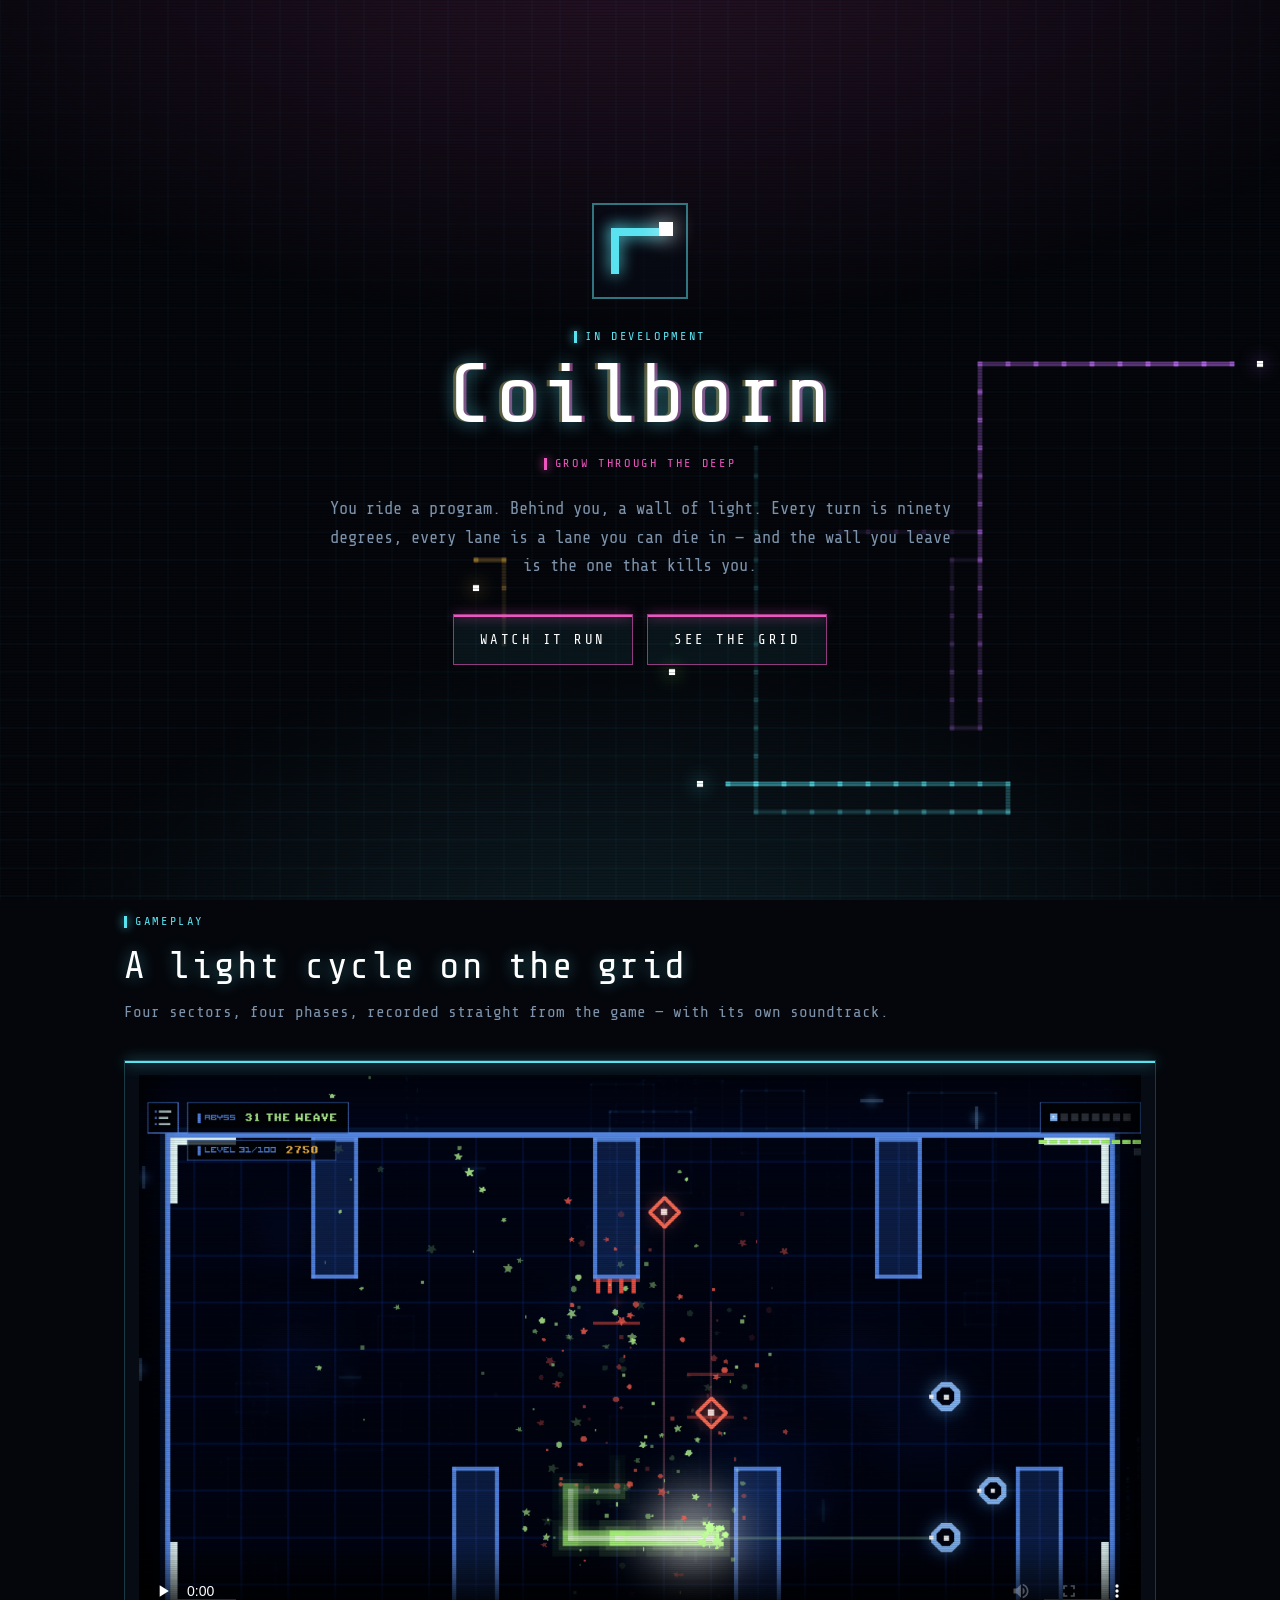
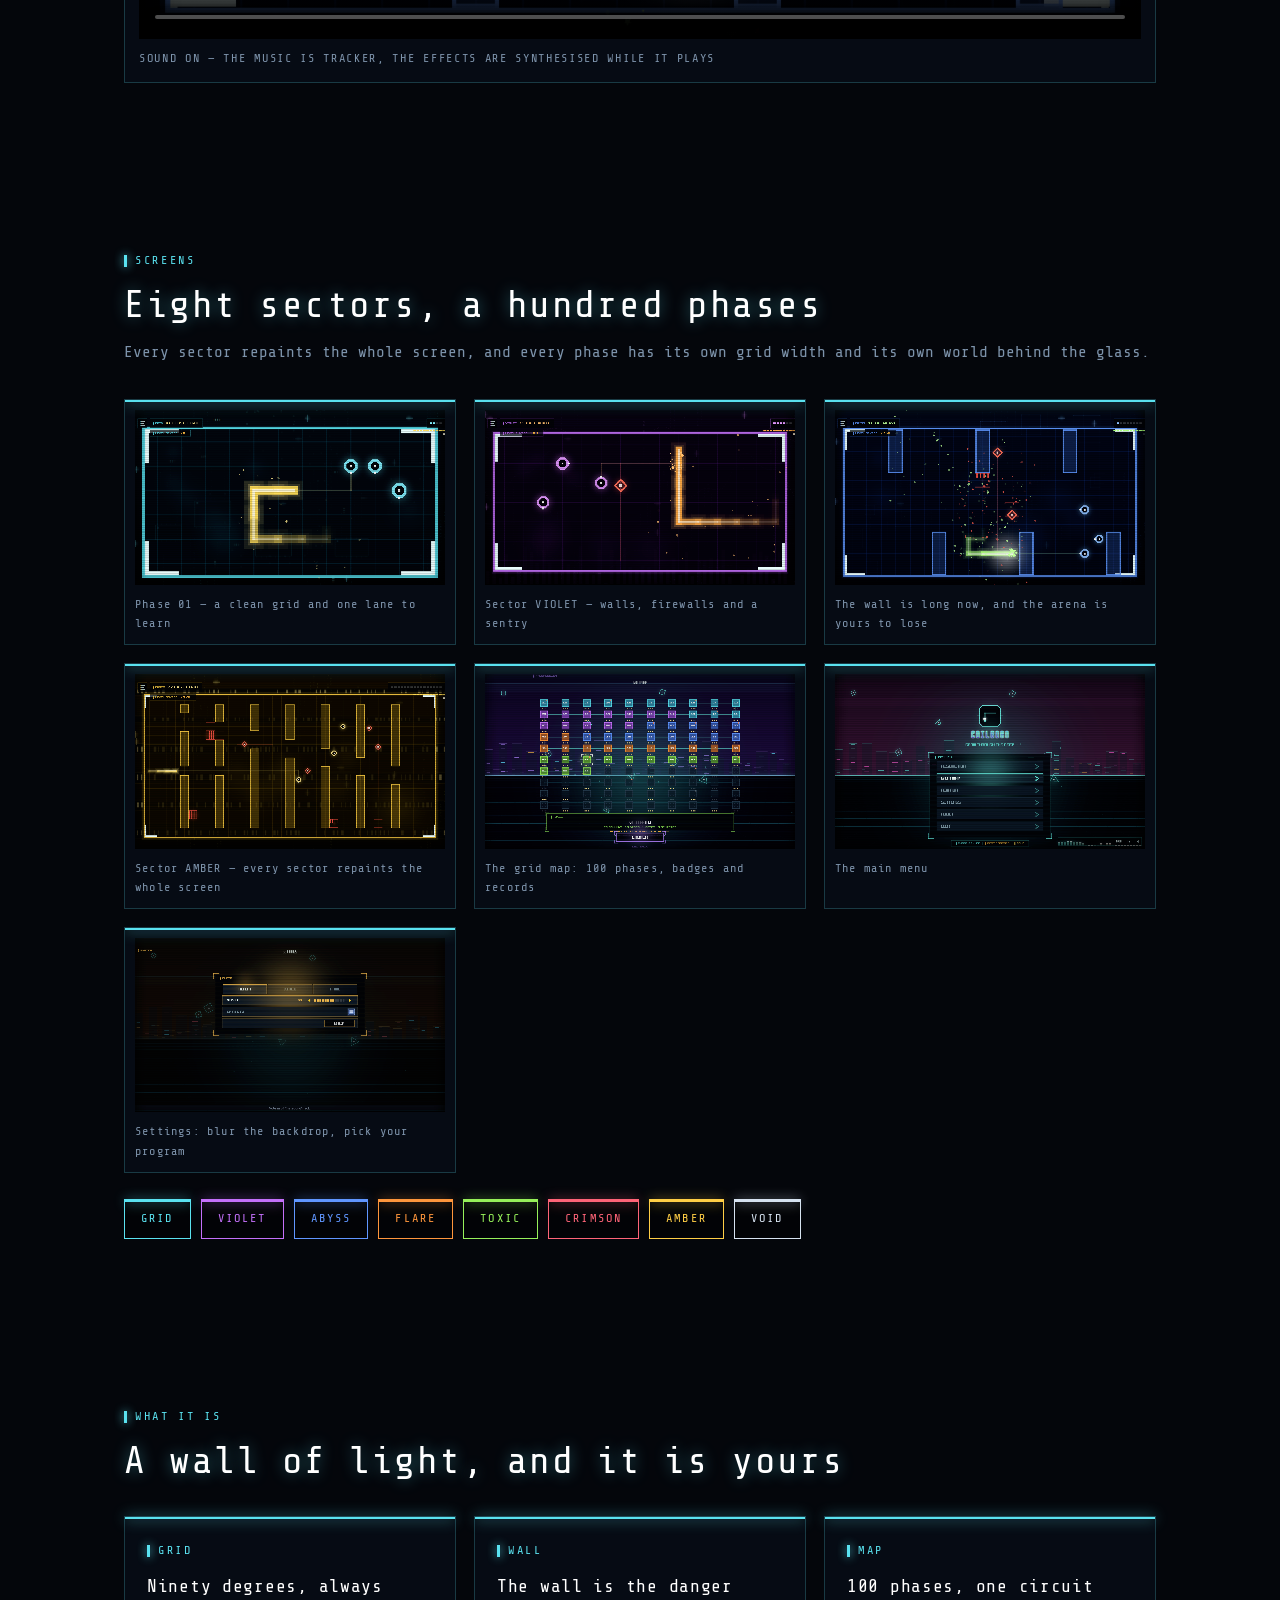
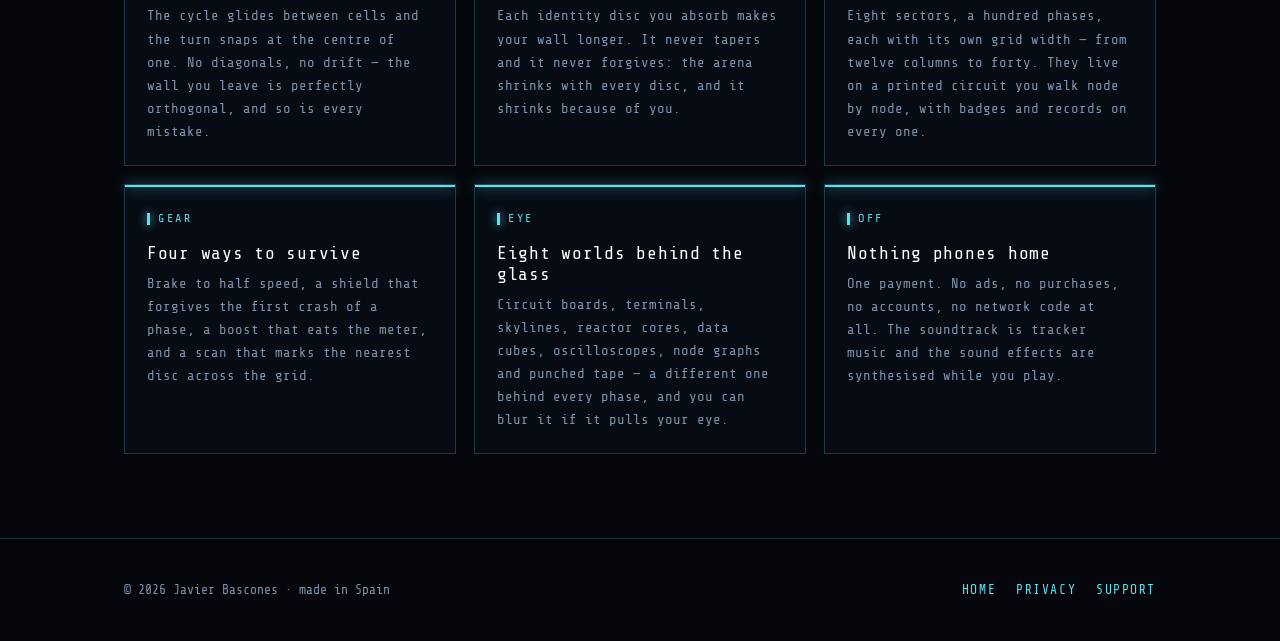
<file: index.html>
<!doctype html>
<html lang="en"><head>
<meta charset="utf-8">
<meta name="viewport" content="width=device-width, initial-scale=1">
<title>Coilborn — GROW THROUGH THE DEEP</title>
<meta name="description" content="Coilborn: a light cycle on the grid. 100 phases across eight sectors, 90-degree turns and a wall of light behind you. One payment, no ads, no network.">
<meta name="theme-color" content="#04060b">
<meta property="og:title" content="Coilborn — GROW THROUGH THE DEEP"><meta property="og:description" content="Coilborn: a light cycle on the grid. 100 phases across eight sectors, 90-degree turns and a wall of light behind you. One payment, no ads, no network.">
<meta property="og:image" content="img/shot-2.png"><meta property="og:type" content="website">
<meta name="twitter:card" content="summary_large_image">
<link rel="icon" href="img/icon.png">
<link rel="preconnect" href="https://fonts.googleapis.com">
<link rel="preconnect" href="https://fonts.gstatic.com" crossorigin>
<link rel="stylesheet" href="https://fonts.googleapis.com/css2?family=Share+Tech+Mono&display=swap">
<link rel="stylesheet" href="style.css">
</head><body>
<canvas id="bg"></canvas><div class="veil"></div>

<main>
<header class="hero">
  <div class="mark"><i class="box"></i><i class="a"></i><i class="b"></i><i class="h"></i></div>
  <span class="tag">In development</span>
  <h1>Coilborn</h1>
  <p class="tag" style="color:var(--mg);margin-top:10px">GROW THROUGH THE DEEP</p>
  <p class="lede">You ride a program. Behind you, a wall of light. Every turn is ninety degrees, every lane is a lane you can die in — and the wall you leave is the one that kills you.</p>
  <div class="cta"><a class="btn ghost" href="#video">Watch it run</a><a class="btn ghost" href="#shots">See the grid</a></div>
</header>

<section id="video"><div class="wrap">
  <div class="head"><span class="tag">Gameplay</span><h2>A light cycle on the grid</h2>
    <p>Four sectors, four phases, recorded straight from the game — with its own soundtrack.</p></div>
  <div class="panel video">
    <video controls preload="none" poster="img/shot-2.png" playsinline>
      <source src="media/gameplay.mp4" type="video/mp4">
    </video>
    <p class="hint">Sound on — the music is tracker, the effects are synthesised while it plays</p>
  </div>
</div></section>

<section id="shots"><div class="wrap">
  <div class="head"><span class="tag">Screens</span><h2>Eight sectors, a hundred phases</h2>
    <p>Every sector repaints the whole screen, and every phase has its own grid width and its own world behind the glass.</p></div>
  <div class="shots">
      <figure class="panel shot"><img src="img/shot-0.png" alt="Phase 01 — a clean grid and one lane to learn" loading="lazy"><span>Phase 01 — a clean grid and one lane to learn</span></figure>
      <figure class="panel shot"><img src="img/shot-1.png" alt="Sector VIOLET — walls, firewalls and a sentry" loading="lazy"><span>Sector VIOLET — walls, firewalls and a sentry</span></figure>
      <figure class="panel shot"><img src="img/shot-2.png" alt="The wall is long now, and the arena is yours to lose" loading="lazy"><span>The wall is long now, and the arena is yours to lose</span></figure>
      <figure class="panel shot"><img src="img/shot-3.png" alt="Sector AMBER — every sector repaints the whole screen" loading="lazy"><span>Sector AMBER — every sector repaints the whole screen</span></figure>
      <figure class="panel shot"><img src="img/shot-4.png" alt="The grid map: 100 phases, badges and records" loading="lazy"><span>The grid map: 100 phases, badges and records</span></figure>
      <figure class="panel shot"><img src="img/shot-5.png" alt="The main menu" loading="lazy"><span>The main menu</span></figure>
      <figure class="panel shot"><img src="img/shot-6.png" alt="Settings: blur the backdrop, pick your program" loading="lazy"><span>Settings: blur the backdrop, pick your program</span></figure>
  </div>
  <div class="sectors" style="margin-top:26px">
      <span class="sector" style="color:#5ae2f0">GRID</span>
      <span class="sector" style="color:#c470fa">VIOLET</span>
      <span class="sector" style="color:#6096ff">ABYSS</span>
      <span class="sector" style="color:#ff963c">FLARE</span>
      <span class="sector" style="color:#96f05a">TOXIC</span>
      <span class="sector" style="color:#ff6478">CRIMSON</span>
      <span class="sector" style="color:#ffce46">AMBER</span>
      <span class="sector" style="color:#d6e2f0">VOID</span>
  </div>
</div></section>

<section><div class="wrap">
  <div class="head"><span class="tag">What it is</span><h2>A wall of light, and it is yours</h2></div>
  <div class="grid">
      <article class="panel card"><span class="tag">GRID</span><h3>Ninety degrees, always</h3><p>The cycle glides between cells and the turn snaps at the centre of one. No diagonals, no drift — the wall you leave is perfectly orthogonal, and so is every mistake.</p></article>
      <article class="panel card"><span class="tag">WALL</span><h3>The wall is the danger</h3><p>Each identity disc you absorb makes your wall longer. It never tapers and it never forgives: the arena shrinks with every disc, and it shrinks because of you.</p></article>
      <article class="panel card"><span class="tag">MAP</span><h3>100 phases, one circuit</h3><p>Eight sectors, a hundred phases, each with its own grid width — from twelve columns to forty. They live on a printed circuit you walk node by node, with badges and records on every one.</p></article>
      <article class="panel card"><span class="tag">GEAR</span><h3>Four ways to survive</h3><p>Brake to half speed, a shield that forgives the first crash of a phase, a boost that eats the meter, and a scan that marks the nearest disc across the grid.</p></article>
      <article class="panel card"><span class="tag">EYE</span><h3>Eight worlds behind the glass</h3><p>Circuit boards, terminals, skylines, reactor cores, data cubes, oscilloscopes, node graphs and punched tape — a different one behind every phase, and you can blur it if it pulls your eye.</p></article>
      <article class="panel card"><span class="tag">OFF</span><h3>Nothing phones home</h3><p>One payment. No ads, no purchases, no accounts, no network code at all. The soundtrack is tracker music and the sound effects are synthesised while you play.</p></article>
  </div>
</div></section>
</main>
<footer><div class="wrap">
  <p>&copy; 2026 Javier Bascones &middot; made in Spain</p>
  <nav class="links"><a href="index.html">Home</a><a href="privacy.html">Privacy</a><a href="support.html">Support</a></nav>
</div></footer>
<script src="bg.js"></script>
</body></html>
</file>
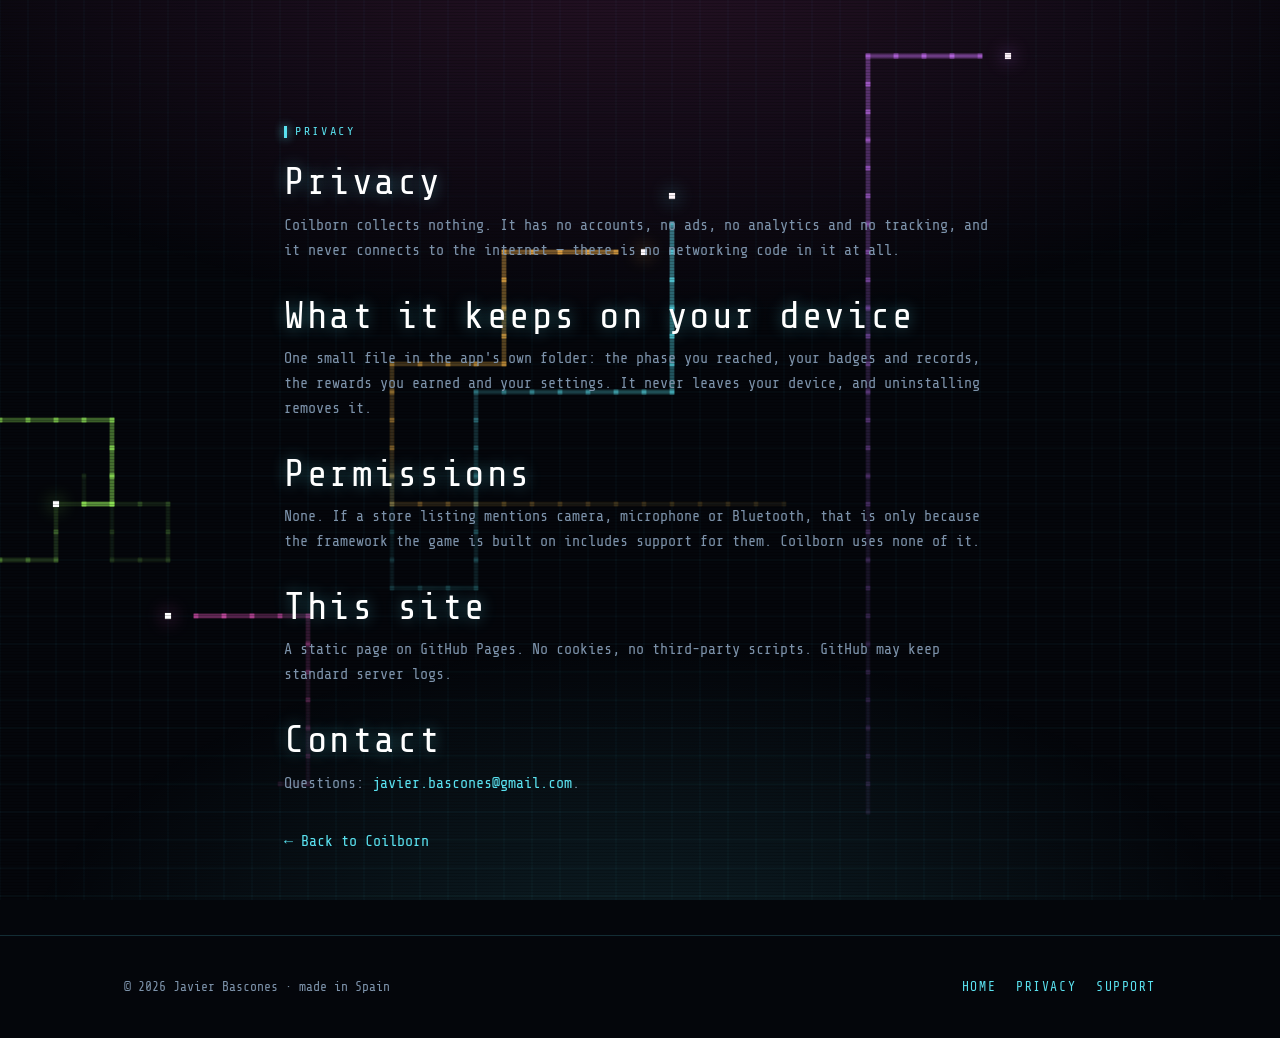
<file: privacy.html>
<!doctype html>
<html lang="en"><head>
<meta charset="utf-8">
<meta name="viewport" content="width=device-width, initial-scale=1">
<title>Privacy — Coilborn</title>
<meta name="description" content="Coilborn: a light cycle on the grid. 100 phases across eight sectors, 90-degree turns and a wall of light behind you. One payment, no ads, no network.">
<meta name="theme-color" content="#04060b">
<meta property="og:title" content="Privacy — Coilborn"><meta property="og:description" content="Coilborn: a light cycle on the grid. 100 phases across eight sectors, 90-degree turns and a wall of light behind you. One payment, no ads, no network.">
<meta property="og:image" content="img/shot-2.png"><meta property="og:type" content="website">
<meta name="twitter:card" content="summary_large_image">
<link rel="icon" href="img/icon.png">
<link rel="preconnect" href="https://fonts.googleapis.com">
<link rel="preconnect" href="https://fonts.gstatic.com" crossorigin>
<link rel="stylesheet" href="https://fonts.googleapis.com/css2?family=Share+Tech+Mono&display=swap">
<link rel="stylesheet" href="style.css">
</head><body>
<canvas id="bg"></canvas><div class="veil"></div>
<main class="doc"><span class="tag">Privacy</span><h2 style="margin-top:14px">Privacy</h2>
<p>Coilborn collects nothing. It has no accounts, no ads, no analytics and no tracking, and it never connects to the internet — there is no networking code in it at all.</p>
<h2>What it keeps on your device</h2>
<p>One small file in the app's own folder: the phase you reached, your badges and records, the rewards you earned and your settings. It never leaves your device, and uninstalling removes it.</p>
<h2>Permissions</h2>
<p>None. If a store listing mentions camera, microphone or Bluetooth, that is only because the framework the game is built on includes support for them. Coilborn uses none of it.</p>
<h2>This site</h2>
<p>A static page on GitHub Pages. No cookies, no third-party scripts. GitHub may keep standard server logs.</p>
<h2>Contact</h2>
<p>Questions: <a href="mailto:javier.bascones@gmail.com">javier.bascones@gmail.com</a>.</p>
<p style="margin-top:34px"><a href="index.html">&larr; Back to Coilborn</a></p></main><footer><div class="wrap">
  <p>&copy; 2026 Javier Bascones &middot; made in Spain</p>
  <nav class="links"><a href="index.html">Home</a><a href="privacy.html">Privacy</a><a href="support.html">Support</a></nav>
</div></footer>
<script src="bg.js"></script>
</body></html>
</file>
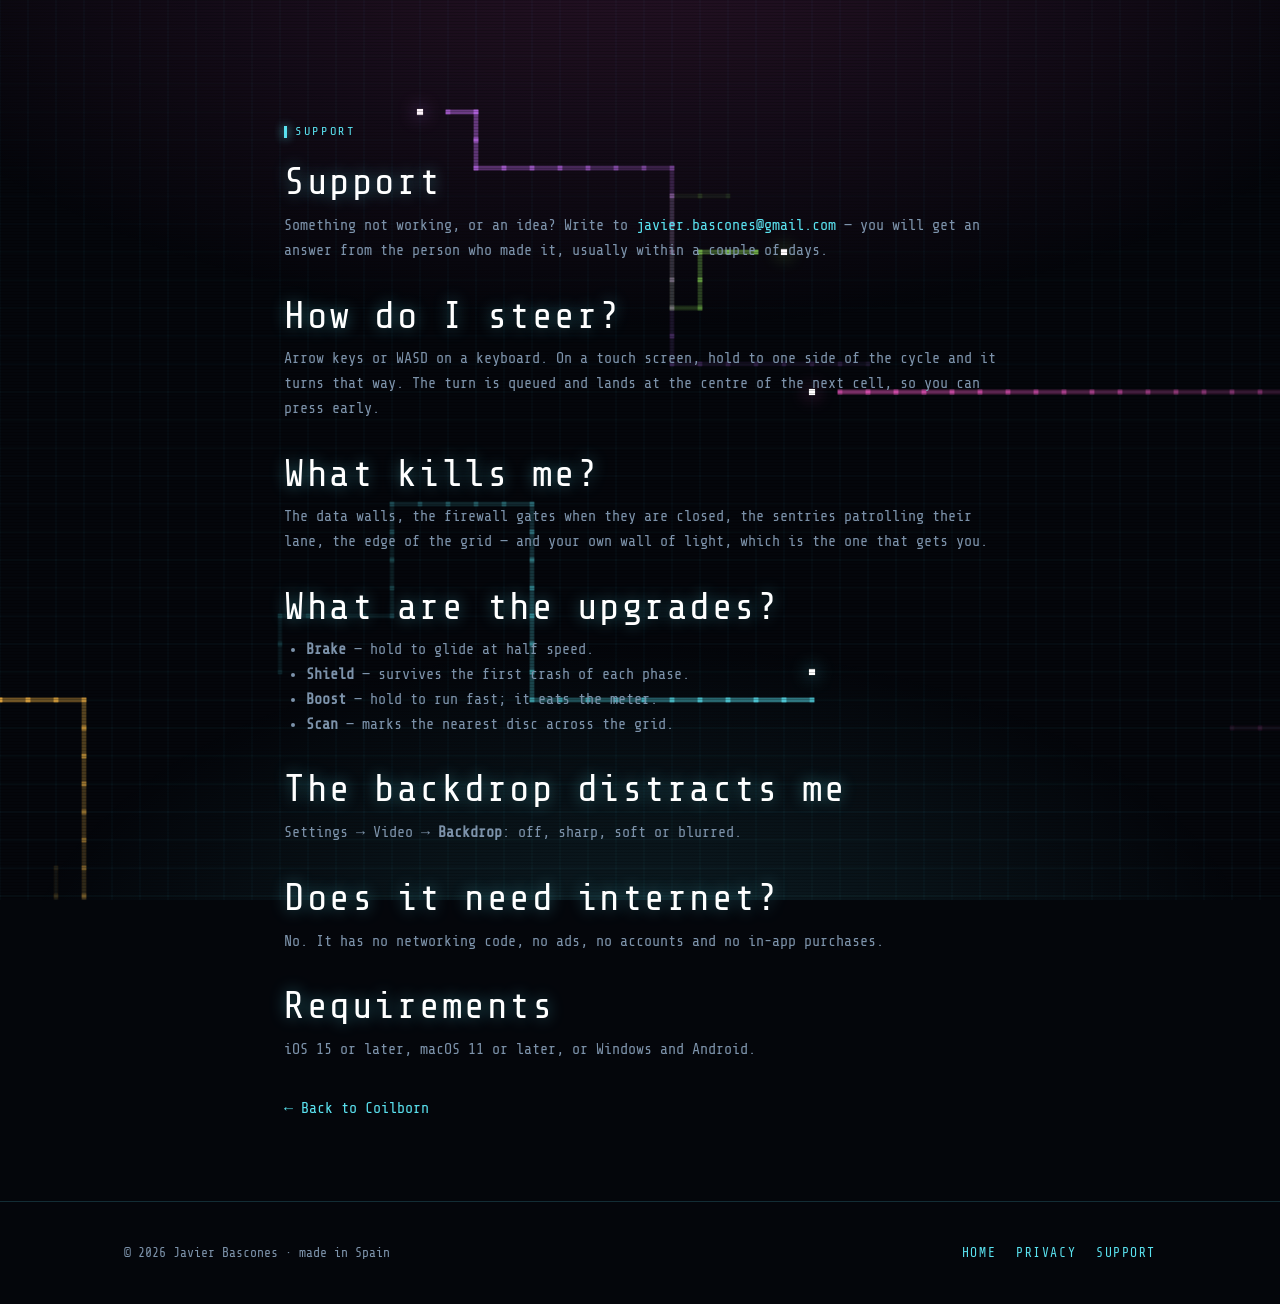
<file: support.html>
<!doctype html>
<html lang="en"><head>
<meta charset="utf-8">
<meta name="viewport" content="width=device-width, initial-scale=1">
<title>Support — Coilborn</title>
<meta name="description" content="Coilborn: a light cycle on the grid. 100 phases across eight sectors, 90-degree turns and a wall of light behind you. One payment, no ads, no network.">
<meta name="theme-color" content="#04060b">
<meta property="og:title" content="Support — Coilborn"><meta property="og:description" content="Coilborn: a light cycle on the grid. 100 phases across eight sectors, 90-degree turns and a wall of light behind you. One payment, no ads, no network.">
<meta property="og:image" content="img/shot-2.png"><meta property="og:type" content="website">
<meta name="twitter:card" content="summary_large_image">
<link rel="icon" href="img/icon.png">
<link rel="preconnect" href="https://fonts.googleapis.com">
<link rel="preconnect" href="https://fonts.gstatic.com" crossorigin>
<link rel="stylesheet" href="https://fonts.googleapis.com/css2?family=Share+Tech+Mono&display=swap">
<link rel="stylesheet" href="style.css">
</head><body>
<canvas id="bg"></canvas><div class="veil"></div>
<main class="doc"><span class="tag">Support</span><h2 style="margin-top:14px">Support</h2>
<p>Something not working, or an idea? Write to <a href="mailto:javier.bascones@gmail.com?subject=Coilborn">javier.bascones@gmail.com</a> — you will get an answer from the person who made it, usually within a couple of days.</p>
<h2>How do I steer?</h2>
<p>Arrow keys or WASD on a keyboard. On a touch screen, hold to one side of the cycle and it turns that way. The turn is queued and lands at the centre of the next cell, so you can press early.</p>
<h2>What kills me?</h2>
<p>The data walls, the firewall gates when they are closed, the sentries patrolling their lane, the edge of the grid — and your own wall of light, which is the one that gets you.</p>
<h2>What are the upgrades?</h2>
<ul><li><b>Brake</b> — hold to glide at half speed.</li>
<li><b>Shield</b> — survives the first crash of each phase.</li>
<li><b>Boost</b> — hold to run fast; it eats the meter.</li>
<li><b>Scan</b> — marks the nearest disc across the grid.</li></ul>
<h2>The backdrop distracts me</h2>
<p>Settings &rarr; Video &rarr; <b>Backdrop</b>: off, sharp, soft or blurred.</p>
<h2>Does it need internet?</h2>
<p>No. It has no networking code, no ads, no accounts and no in-app purchases.</p>
<h2>Requirements</h2>
<p>iOS 15 or later, macOS 11 or later, or Windows and Android.</p>
<p style="margin-top:34px"><a href="index.html">&larr; Back to Coilborn</a></p></main><footer><div class="wrap">
  <p>&copy; 2026 Javier Bascones &middot; made in Spain</p>
  <nav class="links"><a href="index.html">Home</a><a href="privacy.html">Privacy</a><a href="support.html">Support</a></nav>
</div></footer>
<script src="bg.js"></script>
</body></html>
</file>
<file: style.css>
:root{
  --ink:#04060b; --ink2:#080d16; --steel:#121a26;
  --cy:#5ae2f0; --mg:#ec56be; --am:#ffba46;
  --txt:#dbe9f5; --dim:#7d93ab;
  --mono:'Share Tech Mono',ui-monospace,'SF Mono',Menlo,monospace;
}
*{box-sizing:border-box;margin:0;padding:0}
html{scroll-behavior:smooth}
body{
  background:var(--ink); color:var(--txt); font-family:var(--mono);
  font-size:16px; line-height:1.65; overflow-x:hidden;
  -webkit-font-smoothing:antialiased;
}
/* El lienzo del fondo: rejilla en fuga y motos dejando su muro. */
#bg{position:fixed; inset:0; z-index:0; display:block}
.veil{position:fixed; inset:0; z-index:1; pointer-events:none;
  background:
    radial-gradient(1200px 600px at 50% -10%, rgba(236,86,190,.16), transparent 70%),
    radial-gradient(900px 500px at 50% 110%, rgba(90,226,240,.12), transparent 70%);
}
/* Barrido CRT, como en el juego. */
.veil::after{content:"";position:absolute;inset:0;
  background:repeating-linear-gradient(to bottom, rgba(0,0,0,.20) 0 1px, transparent 1px 3px);
  mix-blend-mode:multiply}
main{position:relative; z-index:2}
.wrap{max-width:1080px; margin:0 auto; padding:0 24px}

/* Piezas de chasis: ángulo recto y canto encendido, como la interfaz. */
.panel{background:rgba(8,13,22,.82); border:1px solid rgba(90,226,240,.22); position:relative}
.panel::before{content:"";position:absolute;left:0;right:0;top:0;height:2px;
  background:var(--cy); box-shadow:0 0 14px var(--cy)}
.tag{display:inline-flex;align-items:center;gap:8px;font-size:12px;letter-spacing:.22em;
  color:var(--cy);text-transform:uppercase}
.tag::before{content:"";width:3px;height:12px;background:currentColor;box-shadow:0 0 10px currentColor}

h1,h2,h3{font-weight:400;letter-spacing:.04em;line-height:1.15}
h1{font-size:clamp(38px,8vw,84px);color:#fff;
   text-shadow:0 0 18px rgba(90,226,240,.65), 3px 0 0 rgba(236,86,190,.55), -3px 0 0 rgba(255,186,70,.35)}
h2{font-size:clamp(24px,3.6vw,38px);color:#fff;text-shadow:0 0 16px rgba(90,226,240,.45)}
h3{font-size:18px;color:#fff}
p{color:var(--dim)}
a{color:var(--cy);text-decoration:none}
a:hover{text-shadow:0 0 12px var(--cy)}

/* Portada */
header.hero{min-height:92vh;display:flex;flex-direction:column;justify-content:center;
  align-items:center;text-align:center;padding:120px 24px 80px}
.hero .lede{max-width:640px;margin:22px auto 0;font-size:17px}
.mark{width:96px;height:96px;margin-bottom:28px;position:relative}
.mark i{position:absolute;background:var(--cy);box-shadow:0 0 16px var(--cy);display:block}
.mark .a{left:20%;top:26%;width:8%;height:48%}
.mark .b{left:20%;top:26%;width:56%;height:8%}
.mark .h{left:70%;top:20%;width:14%;height:14%;background:#fff;box-shadow:0 0 22px #fff;
  animation:pulse 1.8s infinite}
.mark .box{inset:0;border:2px solid rgba(90,226,240,.5);background:rgba(8,13,22,.6);box-shadow:none}
@keyframes pulse{0%,100%{opacity:1}50%{opacity:.35}}
.cta{display:flex;gap:14px;flex-wrap:wrap;justify-content:center;margin-top:34px}
.btn{padding:13px 26px;border:1px solid var(--cy);color:#fff;font-size:14px;letter-spacing:.18em;
  text-transform:uppercase;background:rgba(90,226,240,.07);position:relative;transition:.18s}
.btn::before{content:"";position:absolute;left:0;right:0;top:0;height:2px;background:var(--cy);
  box-shadow:0 0 12px var(--cy)}
.btn:hover{background:rgba(90,226,240,.18);text-shadow:none;transform:translateY(-1px)}
.btn.ghost{border-color:rgba(236,86,190,.6)}
.btn.ghost::before{background:var(--mg);box-shadow:0 0 12px var(--mg)}

section{padding:84px 0}
.head{display:flex;flex-direction:column;gap:12px;margin-bottom:34px}

/* Vídeo */
.video{padding:14px;position:relative}
.video video{width:100%;display:block;background:#000}
.hint{margin-top:10px;font-size:12px;color:var(--dim);letter-spacing:.14em;text-transform:uppercase}

/* Capturas */
.shots{display:grid;grid-template-columns:repeat(auto-fit,minmax(300px,1fr));gap:18px}
.shot{padding:10px;position:relative;overflow:hidden}
.shot img{width:100%;display:block;image-rendering:pixelated}
.shot span{display:block;margin-top:10px;font-size:12px;color:var(--dim);letter-spacing:.1em}

/* Fichas */
.grid{display:grid;grid-template-columns:repeat(auto-fit,minmax(290px,1fr));gap:18px}
.card{padding:22px}
.card h3{margin:10px 0 8px}
.card p{font-size:14px}

/* Sectores */
.sectors{display:flex;flex-wrap:wrap;gap:10px}
.sector{padding:9px 16px;border:1px solid currentColor;font-size:12px;letter-spacing:.18em;
  position:relative;background:rgba(0,0,0,.45)}
.sector::before{content:"";position:absolute;left:0;right:0;top:0;height:2px;
  background:currentColor;box-shadow:0 0 12px currentColor}

footer{border-top:1px solid rgba(90,226,240,.18);padding:40px 0;position:relative;z-index:2}
footer .wrap{display:flex;flex-wrap:wrap;gap:18px;justify-content:space-between;align-items:center}
footer p{font-size:13px}
.links{display:flex;gap:20px;font-size:13px;letter-spacing:.12em;text-transform:uppercase}
.doc{max-width:760px;margin:0 auto;padding:120px 24px 80px;position:relative;z-index:2}
.doc h2{margin:30px 0 10px}
.doc p,.doc li{color:var(--dim);font-size:15px}
.doc ul{margin:10px 0 0 22px}
@media (max-width:640px){ section{padding:56px 0} header.hero{min-height:88vh} }
</file>
